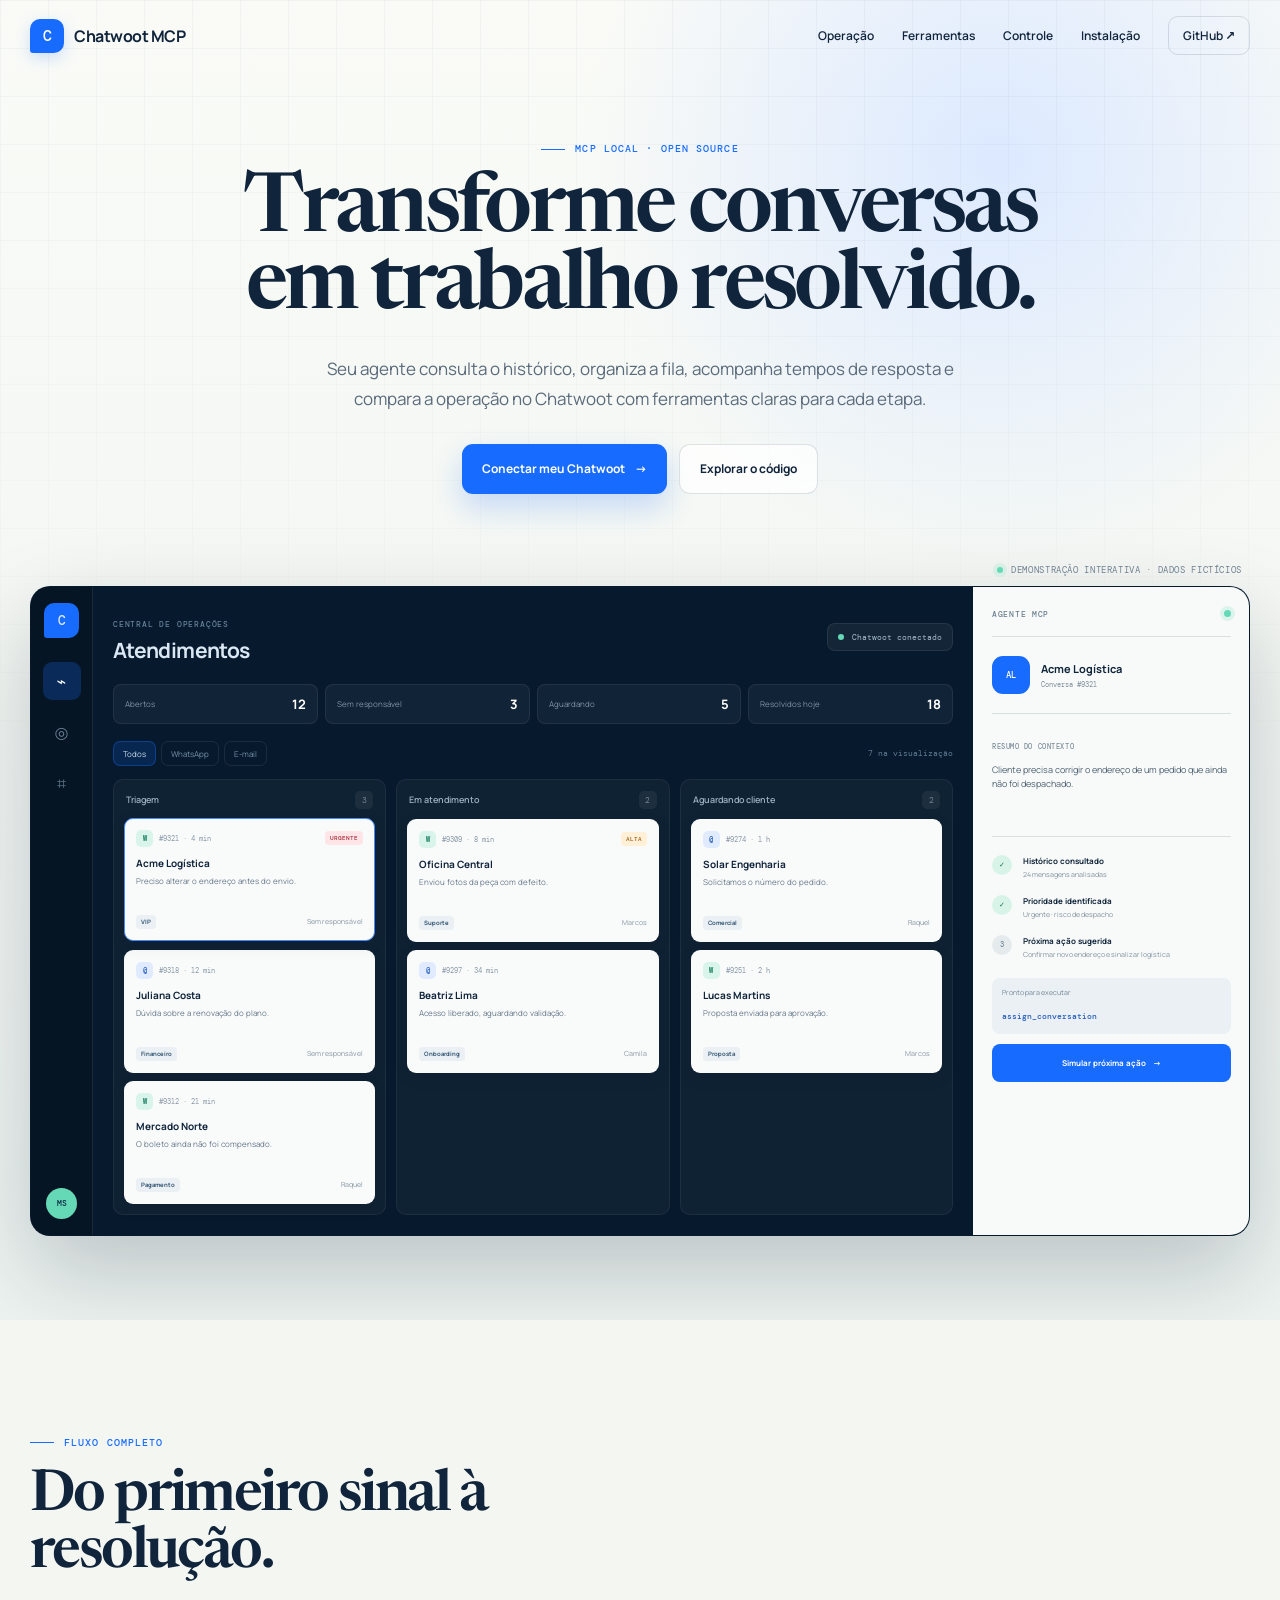
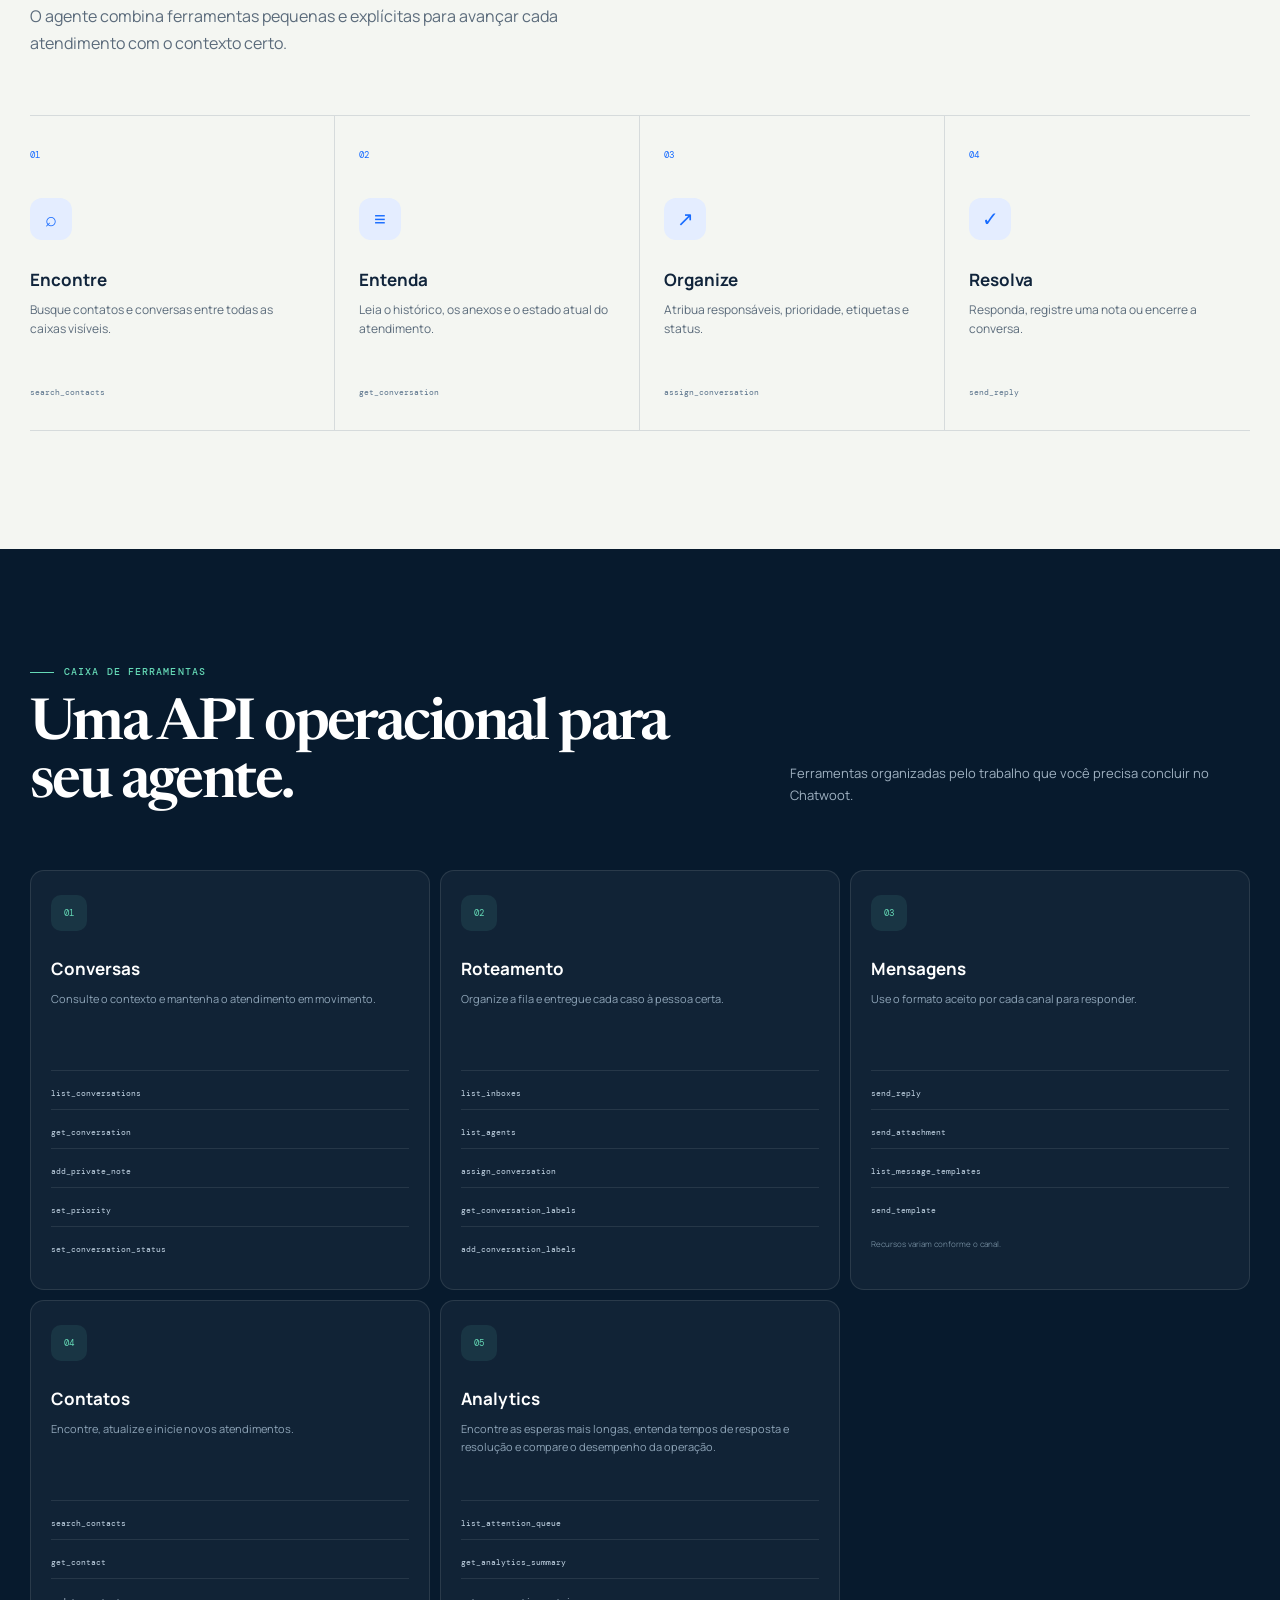
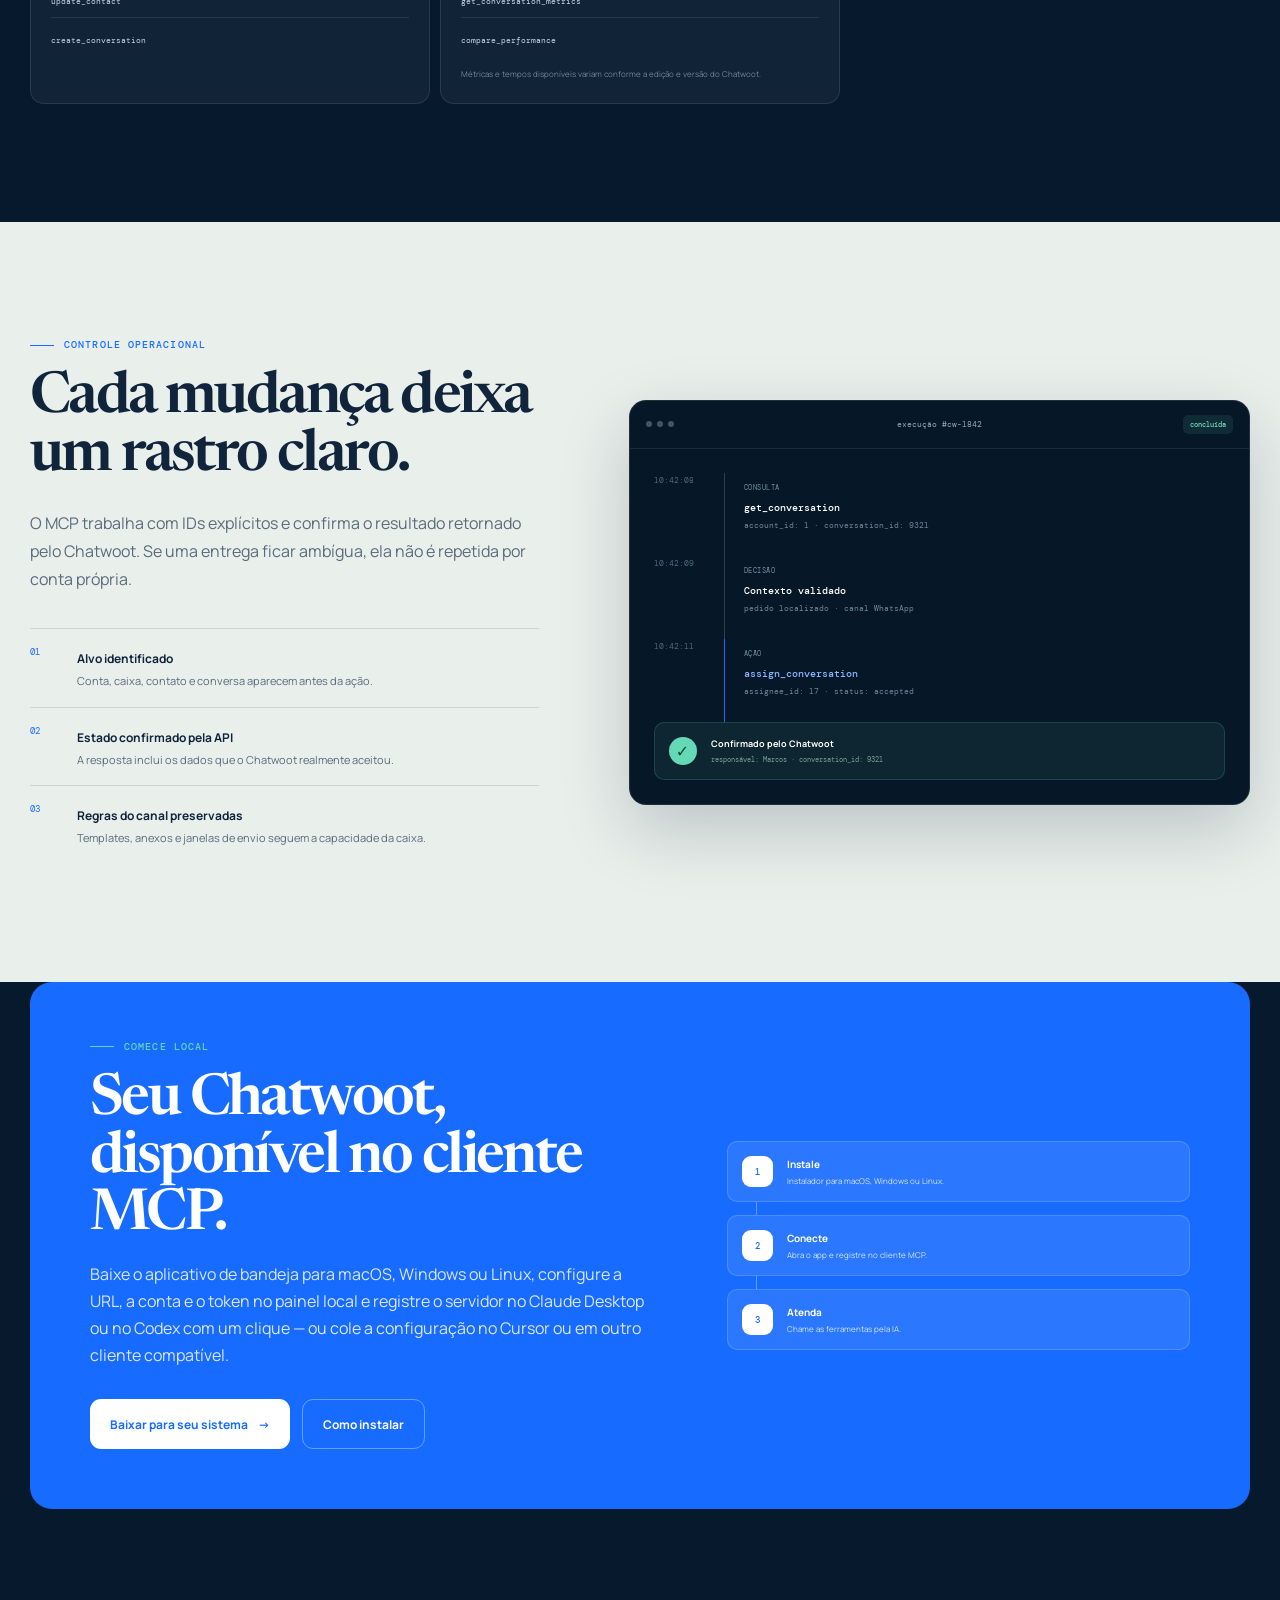
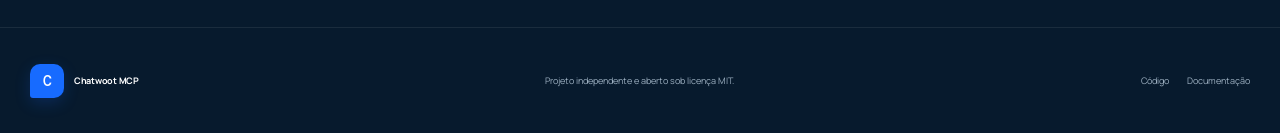
<file: site/index.html>
<!doctype html>
<html lang="pt-BR">
  <head>
    <meta charset="utf-8" />
    <meta name="viewport" content="width=device-width, initial-scale=1" />
    <meta name="description" content="Conecte seu agente de IA ao Chatwoot para organizar atendimentos e consultar fila de espera, tempos de resposta e métricas." />
    <meta name="theme-color" content="#081d32" />
    <link rel="canonical" href="https://chatwoot-mcp.kairootech.com.br/" />

    <meta property="og:type" content="website" />
    <meta property="og:locale" content="pt_BR" />
    <meta property="og:site_name" content="Chatwoot MCP" />
    <meta property="og:title" content="Chatwoot MCP — transforme conversas em trabalho resolvido" />
    <meta property="og:description" content="Organize atendimentos e consulte fila de espera, tempos de resposta e métricas do Chatwoot com seu agente de IA." />
    <meta property="og:url" content="https://chatwoot-mcp.kairootech.com.br/" />
    <meta property="og:image" content="https://chatwoot-mcp.kairootech.com.br/assets/social-card.png?v=3" />
    <meta property="og:image:secure_url" content="https://chatwoot-mcp.kairootech.com.br/assets/social-card.png?v=3" />
    <meta property="og:image:type" content="image/png" />
    <meta property="og:image:width" content="1200" />
    <meta property="og:image:height" content="630" />
    <meta property="og:image:alt" content="Chatwoot MCP mostrando um quadro de operações de atendimento" />

    <meta name="twitter:card" content="summary_large_image" />
    <meta name="twitter:title" content="Chatwoot MCP — transforme conversas em trabalho resolvido" />
    <meta name="twitter:description" content="Organize atendimentos e consulte fila de espera, tempos de resposta e métricas do Chatwoot com seu agente de IA." />
    <meta name="twitter:image" content="https://chatwoot-mcp.kairootech.com.br/assets/social-card.png?v=3" />
    <meta name="twitter:image:alt" content="Chatwoot MCP mostrando um quadro de operações de atendimento" />

    <title>Chatwoot MCP — operações de atendimento para agentes de IA</title>
    <link rel="icon" href="./assets/mark.svg" type="image/svg+xml" />
    <link rel="stylesheet" href="./style.css" />
    <script src="./script.js" defer></script>
  </head>
  <body>
    <a class="skip-link" href="#conteudo">Pular para o conteúdo</a>

    <header class="site-header" data-header>
      <div class="shell header-inner">
        <a class="brand" href="#topo" aria-label="Chatwoot MCP, início">
          <span class="brand-mark" aria-hidden="true">C</span>
          <span>Chatwoot MCP</span>
        </a>
        <button class="menu-button" type="button" aria-expanded="false" aria-controls="main-nav" data-menu-button>
          <span class="sr-only">Abrir menu</span><span></span><span></span>
        </button>
        <nav class="main-nav" id="main-nav" aria-label="Navegação principal" data-menu>
          <a href="#operacao">Operação</a>
          <a href="#ferramentas">Ferramentas</a>
          <a href="#controle">Controle</a>
          <a href="#instalacao">Instalação</a>
          <a class="nav-github" href="https://github.com/mhdsilva/chatwoot-mcp">GitHub <span aria-hidden="true">↗</span></a>
        </nav>
      </div>
    </header>

    <main id="conteudo">
      <section class="hero" id="topo">
        <div class="shell hero-copy reveal">
          <div class="eyebrow"><span></span> MCP local · open source</div>
          <h1>Transforme conversas em trabalho resolvido.</h1>
          <p>Seu agente consulta o histórico, organiza a fila, acompanha tempos de resposta e compara a operação no Chatwoot com ferramentas claras para cada etapa.</p>
          <div class="hero-actions">
            <a class="button button-primary" href="#instalacao">Conectar meu Chatwoot <span aria-hidden="true">→</span></a>
            <a class="button button-secondary" href="https://github.com/mhdsilva/chatwoot-mcp">Explorar o código</a>
          </div>
        </div>

        <div class="workspace-wrap shell reveal" data-delay="1" id="operacao">
          <div class="workspace-note"><span></span> Demonstração interativa · dados fictícios</div>
          <div class="workspace">
            <aside class="workspace-rail" aria-label="Navegação ilustrativa">
              <span class="rail-logo">C</span>
              <button class="rail-item active" aria-label="Conversas">⌁</button>
              <button class="rail-item" aria-label="Contatos">◎</button>
              <button class="rail-item" aria-label="Relatórios">⌗</button>
              <span class="rail-spacer"></span>
              <span class="rail-avatar">MS</span>
            </aside>

            <div class="workspace-main">
              <div class="workspace-topbar">
                <div><span class="workspace-kicker">CENTRAL DE OPERAÇÕES</span><h2>Atendimentos</h2></div>
                <div class="connection"><i></i> Chatwoot conectado</div>
              </div>

              <div class="metrics" aria-label="Resumo ilustrativo">
                <div><span>Abertos</span><strong>12</strong></div>
                <div><span>Sem responsável</span><strong>3</strong></div>
                <div><span>Aguardando</span><strong>5</strong></div>
                <div><span>Resolvidos hoje</span><strong>18</strong></div>
              </div>

              <div class="board-toolbar">
                <div class="filter-group" aria-label="Filtrar canal">
                  <button class="filter active" data-filter="all">Todos</button>
                  <button class="filter" data-filter="whatsapp">WhatsApp</button>
                  <button class="filter" data-filter="email">E-mail</button>
                </div>
                <span>7 na visualização</span>
              </div>

              <div class="kanban" data-board>
                <section class="kanban-column">
                  <header><span>Triagem</span><b>3</b></header>
                  <div class="ticket-list">
                    <button class="ticket selected" data-ticket="acme" data-channel="whatsapp">
                      <span class="ticket-top"><i class="channel whatsapp">W</i><small>#9321 · 4 min</small><em class="priority urgent">Urgente</em></span>
                      <strong>Acme Logística</strong><p>Preciso alterar o endereço antes do envio.</p>
                      <span class="ticket-meta"><b>VIP</b><i>Sem responsável</i></span>
                    </button>
                    <button class="ticket" data-ticket="juliana" data-channel="email">
                      <span class="ticket-top"><i class="channel email">@</i><small>#9318 · 12 min</small></span>
                      <strong>Juliana Costa</strong><p>Dúvida sobre a renovação do plano.</p>
                      <span class="ticket-meta"><b>Financeiro</b><i>Sem responsável</i></span>
                    </button>
                    <button class="ticket" data-ticket="norte" data-channel="whatsapp">
                      <span class="ticket-top"><i class="channel whatsapp">W</i><small>#9312 · 21 min</small></span>
                      <strong>Mercado Norte</strong><p>O boleto ainda não foi compensado.</p>
                      <span class="ticket-meta"><b>Pagamento</b><i>Raquel</i></span>
                    </button>
                  </div>
                </section>

                <section class="kanban-column">
                  <header><span>Em atendimento</span><b>2</b></header>
                  <div class="ticket-list">
                    <button class="ticket" data-ticket="oficina" data-channel="whatsapp">
                      <span class="ticket-top"><i class="channel whatsapp">W</i><small>#9309 · 8 min</small><em class="priority high">Alta</em></span>
                      <strong>Oficina Central</strong><p>Enviou fotos da peça com defeito.</p>
                      <span class="ticket-meta"><b>Suporte</b><i>Marcos</i></span>
                    </button>
                    <button class="ticket" data-ticket="beatriz" data-channel="email">
                      <span class="ticket-top"><i class="channel email">@</i><small>#9297 · 34 min</small></span>
                      <strong>Beatriz Lima</strong><p>Acesso liberado, aguardando validação.</p>
                      <span class="ticket-meta"><b>Onboarding</b><i>Camila</i></span>
                    </button>
                  </div>
                </section>

                <section class="kanban-column">
                  <header><span>Aguardando cliente</span><b>2</b></header>
                  <div class="ticket-list">
                    <button class="ticket" data-ticket="solar" data-channel="email">
                      <span class="ticket-top"><i class="channel email">@</i><small>#9274 · 1 h</small></span>
                      <strong>Solar Engenharia</strong><p>Solicitamos o número do pedido.</p>
                      <span class="ticket-meta"><b>Comercial</b><i>Raquel</i></span>
                    </button>
                    <button class="ticket" data-ticket="lucas" data-channel="whatsapp">
                      <span class="ticket-top"><i class="channel whatsapp">W</i><small>#9251 · 2 h</small></span>
                      <strong>Lucas Martins</strong><p>Proposta enviada para aprovação.</p>
                      <span class="ticket-meta"><b>Proposta</b><i>Marcos</i></span>
                    </button>
                  </div>
                </section>
              </div>
            </div>

            <aside class="ticket-inspector" aria-live="polite">
              <div class="inspector-head"><span>AGENTE MCP</span><i></i></div>
              <div class="inspector-contact"><span class="contact-avatar" data-inspector-avatar>AL</span><div><strong data-inspector-name>Acme Logística</strong><small data-inspector-id>Conversa #9321</small></div></div>
              <div class="inspector-summary">
                <span>RESUMO DO CONTEXTO</span>
                <p data-inspector-summary>Cliente precisa corrigir o endereço de um pedido que ainda não foi despachado.</p>
              </div>
              <div class="action-trace">
                <div class="trace done"><i>✓</i><span><strong>Histórico consultado</strong><small data-inspector-history>24 mensagens analisadas</small></span></div>
                <div class="trace done"><i>✓</i><span><strong>Prioridade identificada</strong><small data-inspector-priority>Urgente · risco de despacho</small></span></div>
                <div class="trace"><i>3</i><span><strong>Próxima ação sugerida</strong><small data-inspector-action>Confirmar novo endereço e sinalizar logística</small></span></div>
              </div>
              <div class="inspector-command"><span>Pronto para executar</span><code data-inspector-tool>assign_conversation</code></div>
              <button class="simulate-button" type="button" data-simulate>Simular próxima ação <span>→</span></button>
            </aside>
          </div>
        </div>
      </section>

      <section class="workflow section">
        <div class="shell">
          <div class="section-heading reveal"><div class="eyebrow"><span></span> Fluxo completo</div><h2>Do primeiro sinal à resolução.</h2><p>O agente combina ferramentas pequenas e explícitas para avançar cada atendimento com o contexto certo.</p></div>
          <ol class="workflow-grid">
            <li class="reveal"><span>01</span><i>⌕</i><h3>Encontre</h3><p>Busque contatos e conversas entre todas as caixas visíveis.</p><code>search_contacts</code></li>
            <li class="reveal" data-delay="1"><span>02</span><i>≡</i><h3>Entenda</h3><p>Leia o histórico, os anexos e o estado atual do atendimento.</p><code>get_conversation</code></li>
            <li class="reveal" data-delay="2"><span>03</span><i>↗</i><h3>Organize</h3><p>Atribua responsáveis, prioridade, etiquetas e status.</p><code>assign_conversation</code></li>
            <li class="reveal" data-delay="3"><span>04</span><i>✓</i><h3>Resolva</h3><p>Responda, registre uma nota ou encerre a conversa.</p><code>send_reply</code></li>
          </ol>
        </div>
      </section>

      <section class="tools-section section" id="ferramentas">
        <div class="shell">
          <div class="tools-heading reveal"><div><div class="eyebrow eyebrow-light"><span></span> Caixa de ferramentas</div><h2>Uma API operacional para seu agente.</h2></div><p>Ferramentas organizadas pelo trabalho que você precisa concluir no Chatwoot.</p></div>
          <div class="capability-grid">
            <article class="capability reveal"><div class="capability-icon">01</div><h3>Conversas</h3><p>Consulte o contexto e mantenha o atendimento em movimento.</p><ul><li><code>list_conversations</code></li><li><code>get_conversation</code></li><li><code>add_private_note</code></li><li><code>set_priority</code></li><li><code>set_conversation_status</code></li></ul></article>
            <article class="capability reveal" data-delay="1"><div class="capability-icon">02</div><h3>Roteamento</h3><p>Organize a fila e entregue cada caso à pessoa certa.</p><ul><li><code>list_inboxes</code></li><li><code>list_agents</code></li><li><code>assign_conversation</code></li><li><code>get_conversation_labels</code></li><li><code>add_conversation_labels</code></li></ul></article>
            <article class="capability reveal" data-delay="2"><div class="capability-icon">03</div><h3>Mensagens</h3><p>Use o formato aceito por cada canal para responder.</p><ul><li><code>send_reply</code></li><li><code>send_attachment</code></li><li><code>list_message_templates</code></li><li><code>send_template</code></li></ul><small>Recursos variam conforme o canal.</small></article>
            <article class="capability reveal" data-delay="3"><div class="capability-icon">04</div><h3>Contatos</h3><p>Encontre, atualize e inicie novos atendimentos.</p><ul><li><code>search_contacts</code></li><li><code>get_contact</code></li><li><code>update_contact</code></li><li><code>create_conversation</code></li></ul></article>
            <article class="capability reveal"><div class="capability-icon">05</div><h3>Analytics</h3><p>Encontre as esperas mais longas, entenda tempos de resposta e resolução e compare o desempenho da operação.</p><ul><li><code>list_attention_queue</code></li><li><code>get_analytics_summary</code></li><li><code>get_conversation_metrics</code></li><li><code>compare_performance</code></li></ul><small>Métricas e tempos disponíveis variam conforme a edição e versão do Chatwoot.</small></article>
          </div>
        </div>
      </section>

      <section class="control-section section" id="controle">
        <div class="shell control-grid">
          <div class="control-copy reveal">
            <div class="eyebrow"><span></span> Controle operacional</div>
            <h2>Cada mudança deixa um rastro claro.</h2>
            <p>O MCP trabalha com IDs explícitos e confirma o resultado retornado pelo Chatwoot. Se uma entrega ficar ambígua, ela não é repetida por conta própria.</p>
            <ul class="control-list"><li><span>01</span><div><strong>Alvo identificado</strong><p>Conta, caixa, contato e conversa aparecem antes da ação.</p></div></li><li><span>02</span><div><strong>Estado confirmado pela API</strong><p>A resposta inclui os dados que o Chatwoot realmente aceitou.</p></div></li><li><span>03</span><div><strong>Regras do canal preservadas</strong><p>Templates, anexos e janelas de envio seguem a capacidade da caixa.</p></div></li></ul>
          </div>
          <div class="audit-console reveal" data-delay="1" aria-label="Exemplo ilustrativo de trilha de execução">
            <div class="console-bar"><span><i></i><i></i><i></i></span><b>execução #cw-1842</b><em>concluída</em></div>
            <div class="console-body">
              <div class="console-time">10:42:08</div><div class="console-event"><span>CONSULTA</span><strong>get_conversation</strong><p>account_id: 1 · conversation_id: 9321</p></div>
              <div class="console-time">10:42:09</div><div class="console-event"><span>DECISÃO</span><strong>Contexto validado</strong><p>pedido localizado · canal WhatsApp</p></div>
              <div class="console-time">10:42:11</div><div class="console-event accent"><span>AÇÃO</span><strong>assign_conversation</strong><p>assignee_id: 17 · status: accepted</p></div>
              <div class="console-result"><i>✓</i><span><strong>Confirmado pelo Chatwoot</strong><small>responsável: Marcos · conversation_id: 9321</small></span></div>
            </div>
          </div>
        </div>
      </section>

      <section class="install-section section" id="instalacao">
        <div class="shell install-card reveal">
          <div><div class="eyebrow eyebrow-light"><span></span> Comece local</div><h2>Seu Chatwoot, disponível no cliente MCP.</h2><p>Baixe o aplicativo de bandeja para macOS, Windows ou Linux, configure a URL, a conta e o token no painel local e registre o servidor no Claude Desktop ou no Codex com um clique — ou cole a configuração no Cursor ou em outro cliente compatível.</p><div class="hero-actions"><a class="button button-white" href="https://github.com/mhdsilva/chatwoot-mcp/releases/latest">Baixar para seu sistema <span>→</span></a><a class="button button-ghost" href="https://github.com/mhdsilva/chatwoot-mcp/blob/main/docs/installation.md">Como instalar</a></div></div>
          <div class="install-steps"><div><span>1</span><p><strong>Instale</strong><small>Instalador para macOS, Windows ou Linux.</small></p></div><i></i><div><span>2</span><p><strong>Conecte</strong><small>Abra o app e registre no cliente MCP.</small></p></div><i></i><div><span>3</span><p><strong>Atenda</strong><small>Chame as ferramentas pela IA.</small></p></div></div>
        </div>
      </section>
    </main>

    <footer class="site-footer"><div class="shell footer-inner"><a class="brand" href="#topo"><span class="brand-mark">C</span><span>Chatwoot MCP</span></a><p>Projeto independente e aberto sob licença MIT.</p><div><a href="https://github.com/mhdsilva/chatwoot-mcp">Código</a><a href="https://github.com/mhdsilva/chatwoot-mcp/blob/main/README.md">Documentação</a></div></div></footer>
  </body>
</html>
</file>
<file: site/style.css>
@import url('https://fonts.googleapis.com/css2?family=DM+Mono:wght@400;500&family=Manrope:wght@400;500;600;700&family=Newsreader:opsz,wght@6..72,500;6..72,600&display=swap');

:root {
  --ink: #10243b;
  --ink-soft: #5b6b7b;
  --navy: #0b2744;
  --navy-deep: #071a2d;
  --blue: #176bff;
  --mint: #65d9b6;
  --paper: #f4f6f2;
  --white: #fff;
  --line: rgba(10, 39, 68, .13);
  --serif: 'Newsreader', Georgia, serif;
  --sans: 'Manrope', system-ui, sans-serif;
  --mono: 'DM Mono', ui-monospace, monospace;
}

* { box-sizing: border-box; }
html { scroll-behavior: smooth; }
body { margin: 0; color: var(--ink); background: var(--paper); font-family: var(--sans); -webkit-font-smoothing: antialiased; }
a { color: inherit; }
button { font: inherit; }
.shell { width: min(1220px, calc(100% - 40px)); margin-inline: auto; }
.sr-only { position: absolute; width: 1px; height: 1px; padding: 0; margin: -1px; overflow: hidden; clip: rect(0,0,0,0); white-space: nowrap; border: 0; }
.skip-link { position: fixed; z-index: 100; top: 12px; left: 12px; padding: 10px 14px; background: white; transform: translateY(-150%); }
.skip-link:focus { transform: none; }

.site-header { position: fixed; z-index: 30; inset: 0 0 auto; height: 72px; border-bottom: 1px solid transparent; transition: .25s ease; }
.site-header.scrolled { background: rgba(244,246,242,.9); border-color: var(--line); backdrop-filter: blur(18px); }
.header-inner { height: 100%; display: flex; align-items: center; justify-content: space-between; }
.brand { display: inline-flex; align-items: center; gap: 10px; font-weight: 700; text-decoration: none; letter-spacing: -.03em; }
.brand-mark { display: grid; place-items: center; width: 34px; height: 34px; color: white; background: var(--blue); border-radius: 10px 10px 10px 3px; font: 500 15px var(--mono); box-shadow: 0 5px 16px rgba(23,107,255,.2); }
.main-nav { display: flex; align-items: center; gap: 28px; font-size: 12px; font-weight: 600; }
.main-nav a { text-decoration: none; }
.main-nav a:hover { color: var(--blue); }
.nav-github { padding: 10px 14px; border: 1px solid var(--line); border-radius: 10px; }
.menu-button { display: none; background: none; border: 0; padding: 10px; }
.menu-button > span:not(.sr-only) { display: block; width: 22px; height: 2px; margin: 5px; background: var(--ink); }

.hero { position: relative; padding: 144px 0 84px; overflow: hidden; background: radial-gradient(circle at 78% 12%, #dce9ff 0, transparent 27%), linear-gradient(180deg, #fafbf7, #edf3f0); }
.hero::before { content: ''; position: absolute; inset: 0; opacity: .28; background-image: linear-gradient(var(--line) 1px, transparent 1px), linear-gradient(90deg, var(--line) 1px, transparent 1px); background-size: 48px 48px; mask-image: linear-gradient(to bottom, black, transparent 75%); pointer-events: none; }
.hero-copy { position: relative; z-index: 1; max-width: 850px; text-align: center; }
.eyebrow { display: flex; align-items: center; gap: 10px; margin-bottom: 20px; color: var(--blue); font: 500 10px/1 var(--mono); letter-spacing: .11em; text-transform: uppercase; }
.eyebrow > span { width: 24px; height: 1px; background: currentColor; }
.hero-copy .eyebrow { justify-content: center; }
.hero h1, .section h2 { margin: 0; font-family: var(--serif); font-weight: 600; letter-spacing: -.045em; }
.hero h1 { font-size: clamp(57px, 6.4vw, 88px); line-height: .94; }
.hero-copy > p { max-width: 690px; margin: 26px auto 0; color: var(--ink-soft); font-size: 17px; line-height: 1.75; }
.hero-actions { display: flex; flex-wrap: wrap; justify-content: center; gap: 12px; margin-top: 30px; }
.button { display: inline-flex; align-items: center; justify-content: center; gap: 10px; min-height: 50px; padding: 0 20px; border-radius: 11px; text-decoration: none; font-size: 12px; font-weight: 700; transition: .2s ease; }
.button:hover { transform: translateY(-2px); }
.button-primary { color: white; background: var(--blue); box-shadow: 0 13px 30px rgba(23,107,255,.22); }
.button-secondary { background: rgba(255,255,255,.72); border: 1px solid var(--line); }

.workspace-wrap { position: relative; z-index: 2; margin-top: 70px; }
.workspace-note { display: flex; justify-content: flex-end; align-items: center; gap: 8px; margin: 0 8px 10px; color: #718191; font: 9px var(--mono); text-transform: uppercase; letter-spacing: .07em; }
.workspace-note span { width: 6px; height: 6px; background: var(--mint); border-radius: 50%; box-shadow: 0 0 0 4px rgba(101,217,182,.16); }
.workspace { min-height: 630px; display: grid; grid-template-columns: 62px minmax(0,1fr) 276px; color: #dbe8f4; background: var(--navy-deep); border: 1px solid rgba(7,26,45,.3); border-radius: 20px; overflow: hidden; box-shadow: 0 36px 90px rgba(7,26,45,.22); }
.workspace-rail { display: flex; flex-direction: column; align-items: center; gap: 13px; padding: 16px 9px; border-right: 1px solid rgba(255,255,255,.09); background: #061523; }
.rail-logo { display: grid; place-items: center; width: 35px; height: 35px; margin-bottom: 11px; background: var(--blue); border-radius: 10px 10px 10px 3px; font: 500 13px var(--mono); }
.rail-item { width: 38px; height: 38px; color: #698097; background: transparent; border: 0; border-radius: 9px; cursor: default; }
.rail-item.active { color: white; background: rgba(23,107,255,.25); }
.rail-spacer { flex: 1; }
.rail-avatar { display: grid; place-items: center; width: 31px; height: 31px; color: var(--navy); background: var(--mint); border-radius: 50%; font: 500 8px var(--mono); }
.workspace-main { min-width: 0; padding: 23px 20px 20px; }
.workspace-topbar { display: flex; align-items: center; justify-content: space-between; }
.workspace-kicker { color: #668097; font: 500 8px var(--mono); letter-spacing: .1em; }
.workspace-topbar h2 { margin: 4px 0 0; font-size: 21px; letter-spacing: -.03em; }
.connection { display: flex; align-items: center; gap: 8px; padding: 8px 10px; color: #a9bdcf; background: rgba(255,255,255,.05); border: 1px solid rgba(255,255,255,.08); border-radius: 8px; font: 8px var(--mono); }
.connection i { width: 6px; height: 6px; background: var(--mint); border-radius: 50%; }
.metrics { display: grid; grid-template-columns: repeat(4,1fr); gap: 7px; margin: 20px 0 17px; }
.metrics div { display: flex; align-items: center; justify-content: space-between; gap: 8px; min-width: 0; padding: 10px 11px; background: rgba(255,255,255,.045); border: 1px solid rgba(255,255,255,.07); border-radius: 8px; }
.metrics span { overflow: hidden; color: #7f95a9; font-size: 8px; white-space: nowrap; text-overflow: ellipsis; }
.metrics strong { color: white; font-size: 13px; }
.board-toolbar { display: flex; align-items: center; justify-content: space-between; margin-bottom: 13px; }
.board-toolbar > span { color: #607a91; font: 8px var(--mono); }
.filter-group { display: flex; gap: 5px; }
.filter { padding: 6px 9px; color: #7890a5; background: transparent; border: 1px solid rgba(255,255,255,.08); border-radius: 7px; font-size: 8px; cursor: pointer; }
.filter.active { color: #cfe0ef; background: rgba(23,107,255,.17); border-color: rgba(23,107,255,.36); }
.kanban { display: grid; grid-template-columns: repeat(3, minmax(160px,1fr)); gap: 10px; }
.kanban-column { min-width: 0; padding: 10px; background: rgba(255,255,255,.035); border: 1px solid rgba(255,255,255,.055); border-radius: 10px; }
.kanban-column > header { display: flex; align-items: center; justify-content: space-between; margin: 1px 2px 10px; color: #9db0c1; font-size: 9px; font-weight: 600; }
.kanban-column > header b { display: grid; place-items: center; width: 18px; height: 18px; color: #6f8599; background: rgba(255,255,255,.06); border-radius: 5px; font: 8px var(--mono); }
.ticket-list { display: grid; gap: 8px; }
.ticket { width: 100%; padding: 11px; color: var(--ink); text-align: left; background: #f9fbfb; border: 1px solid transparent; border-radius: 9px; box-shadow: 0 5px 16px rgba(0,0,0,.09); cursor: pointer; transition: .18s ease; }
.ticket:hover, .ticket.selected { border-color: #438aff; transform: translateY(-1px); }
.ticket[hidden] { display: none; }
.ticket-top { display: flex; align-items: center; gap: 6px; }
.channel { display: grid; place-items: center; width: 17px; height: 17px; border-radius: 5px; font: 500 7px var(--mono); font-style: normal; }
.channel.whatsapp { color: #087354; background: #d9f5eb; }
.channel.email { color: #245bc0; background: #e1ebff; }
.ticket-top small { flex: 1; color: #8a98a6; font: 7px var(--mono); }
.priority { padding: 3px 5px; border-radius: 4px; font: 500 6px var(--mono); font-style: normal; text-transform: uppercase; }
.priority.urgent { color: #a42b38; background: #ffe5e8; }.priority.high { color: #9b5b13; background: #fff0d7; }
.ticket > strong { display: block; margin-top: 9px; font-size: 10px; }
.ticket > p { min-height: 30px; margin: 5px 0 10px; color: #667789; font-size: 8px; line-height: 1.5; }
.ticket-meta { display: flex; align-items: center; justify-content: space-between; gap: 5px; }
.ticket-meta b { padding: 3px 5px; color: #355675; background: #eaf0f3; border-radius: 4px; font-size: 6px; }.ticket-meta i { overflow: hidden; color: #8795a2; font-size: 7px; font-style: normal; white-space: nowrap; text-overflow: ellipsis; }
.ticket-inspector { min-width: 0; padding: 22px 18px; color: var(--ink); background: #f7faf8; border-left: 1px solid rgba(255,255,255,.1); }
.inspector-head { display: flex; align-items: center; justify-content: space-between; padding-bottom: 17px; border-bottom: 1px solid var(--line); color: #6b7e90; font: 500 8px var(--mono); letter-spacing: .09em; }
.inspector-head i { width: 7px; height: 7px; background: var(--mint); border-radius: 50%; box-shadow: 0 0 0 4px rgba(101,217,182,.18); }
.inspector-contact { display: flex; align-items: center; gap: 11px; padding: 19px 0; border-bottom: 1px solid var(--line); }
.contact-avatar { display: grid; place-items: center; width: 38px; height: 38px; color: white; background: var(--blue); border-radius: 11px; font: 500 9px var(--mono); }
.inspector-contact strong, .inspector-contact small { display: block; }.inspector-contact strong { font-size: 11px; }.inspector-contact small { margin-top: 4px; color: #7f8e9c; font: 7px var(--mono); }
.inspector-summary { padding: 18px 0; border-bottom: 1px solid var(--line); }.inspector-summary > span { color: #7c8c9b; font: 500 7px var(--mono); letter-spacing: .08em; }.inspector-summary p { min-height: 55px; margin: 9px 0 0; color: #4f6172; font-size: 9px; line-height: 1.65; }
.action-trace { display: grid; gap: 15px; padding: 18px 0; }
.trace { display: grid; grid-template-columns: 22px 1fr; gap: 9px; align-items: start; }
.trace > i { display: grid; place-items: center; width: 20px; height: 20px; color: #678096; background: #e5ebed; border-radius: 50%; font: 500 7px var(--mono); font-style: normal; }.trace.done > i { color: #087354; background: #d8f4e9; }
.trace strong, .trace small { display: block; }.trace strong { font-size: 8px; }.trace small { margin-top: 4px; color: #82909e; font-size: 7px; line-height: 1.45; }
.inspector-command { padding: 10px; background: #eaf0f3; border-radius: 8px; }.inspector-command span { display: block; margin-bottom: 5px; color: #748798; font-size: 7px; }.inspector-command code { color: #245bc0; font: 500 8px var(--mono); }
.simulate-button { width: 100%; min-height: 38px; margin-top: 10px; color: white; background: var(--blue); border: 0; border-radius: 8px; font-size: 8px; font-weight: 700; cursor: pointer; }.simulate-button span { margin-left: 5px; }.simulate-button.success { color: #075f48; background: #c7f2e4; }

.section { padding: 118px 0; }
.section h2 { font-size: clamp(43px,4.5vw,64px); line-height: 1; }
.section-heading { max-width: 660px; }.section-heading > p { max-width: 560px; margin: 20px 0 0; color: var(--ink-soft); line-height: 1.7; }
.workflow-grid { display: grid; grid-template-columns: repeat(4,1fr); padding: 0; margin: 58px 0 0; list-style: none; border-top: 1px solid var(--line); border-bottom: 1px solid var(--line); }
.workflow-grid li { min-width: 0; padding: 25px 24px 30px; border-right: 1px solid var(--line); }.workflow-grid li:first-child { padding-left: 0; }.workflow-grid li:last-child { padding-right: 0; border-right: 0; }
.workflow-grid li > span { color: var(--blue); font: 9px var(--mono); }.workflow-grid li > i { display: grid; place-items: center; width: 42px; height: 42px; margin: 35px 0 28px; color: var(--blue); background: #e4edff; border-radius: 12px; font: 20px var(--mono); font-style: normal; }
.workflow-grid h3 { margin: 0 0 9px; font-size: 17px; }.workflow-grid p { min-height: 58px; margin: 0 0 20px; color: var(--ink-soft); font-size: 12px; line-height: 1.6; }.workflow-grid code { color: #58718a; font: 8px var(--mono); }

.tools-section { color: white; background: var(--navy-deep); }
.tools-heading { display: grid; grid-template-columns: 1.2fr .8fr; gap: 70px; align-items: end; }.tools-heading > p { margin: 0 0 6px; color: #9fb1c1; font-size: 13px; line-height: 1.7; }.eyebrow-light { color: var(--mint); }
.capability-grid { display: grid; grid-template-columns: repeat(3,1fr); gap: 10px; margin-top: 58px; }
.capability { min-width: 0; min-height: 375px; padding: 24px 20px; background: rgba(255,255,255,.045); border: 1px solid rgba(255,255,255,.1); border-radius: 14px; }
.capability-icon { display: grid; place-items: center; width: 36px; height: 36px; color: var(--mint); background: rgba(101,217,182,.1); border-radius: 10px; font: 9px var(--mono); }.capability h3 { margin: 26px 0 10px; font-size: 17px; }.capability > p { min-height: 58px; margin: 0; color: #8fa5b8; font-size: 11px; line-height: 1.65; }.capability ul { padding: 0; margin: 22px 0 0; list-style: none; }.capability li { padding: 8px 0; border-top: 1px solid rgba(255,255,255,.09); }.capability code { color: #c5d7e7; font: 8px var(--mono); }.capability small { display: block; margin-top: 12px; color: #6f879a; font-size: 8px; }

.control-section { background: #e9efeb; }.control-grid { display: grid; grid-template-columns: .9fr 1.1fr; align-items: center; gap: 90px; }.control-copy > p { margin: 24px 0 0; color: var(--ink-soft); line-height: 1.75; }.control-list { padding: 0; margin: 35px 0 0; list-style: none; }.control-list li { display: grid; grid-template-columns: 34px 1fr; gap: 13px; padding: 17px 0; border-top: 1px solid var(--line); }.control-list li > span { color: var(--blue); font: 9px var(--mono); }.control-list strong { font-size: 12px; }.control-list p { margin: 5px 0 0; color: var(--ink-soft); font-size: 11px; line-height: 1.5; }
.audit-console { color: white; background: #061727; border: 1px solid rgba(255,255,255,.1); border-radius: 17px; box-shadow: 0 25px 70px rgba(7,26,45,.2); overflow: hidden; }.console-bar { min-height: 48px; display: grid; grid-template-columns: 1fr auto 1fr; align-items: center; padding: 0 16px; border-bottom: 1px solid rgba(255,255,255,.09); }.console-bar > span { display: flex; gap: 5px; }.console-bar > span i { width: 6px; height: 6px; background: #425568; border-radius: 50%; }.console-bar b { color: #96abc0; font: 8px var(--mono); }.console-bar em { justify-self: end; padding: 5px 7px; color: #77dec0; background: rgba(101,217,182,.1); border-radius: 5px; font: 500 7px var(--mono); font-style: normal; }.console-body { display: grid; grid-template-columns: 70px 1fr; padding: 24px; }.console-time { padding-top: 2px; color: #4e687f; font: 8px var(--mono); }.console-event { padding: 0 0 25px 19px; border-left: 1px solid #2a4055; }.console-event > span { color: #748da2; font: 7px var(--mono); letter-spacing: .08em; }.console-event strong { display: block; margin-top: 6px; font: 500 10px var(--mono); }.console-event p { margin: 5px 0 0; color: #71889d; font: 8px/1.5 var(--mono); }.console-event.accent { border-left-color: var(--blue); }.console-event.accent strong { color: #8eb5ff; }.console-result { grid-column: 1 / -1; display: grid; grid-template-columns: 31px 1fr; gap: 11px; align-items: center; padding: 14px; background: rgba(101,217,182,.08); border: 1px solid rgba(101,217,182,.18); border-radius: 10px; }.console-result > i { display: grid; place-items: center; width: 28px; height: 28px; color: #074b39; background: var(--mint); border-radius: 50%; font-style: normal; }.console-result strong, .console-result small { display: block; }.console-result strong { font-size: 9px; }.console-result small { margin-top: 5px; color: #78a394; font: 7px var(--mono); }

.install-section { background: var(--navy-deep); padding-top: 0; }.install-card { display: grid; grid-template-columns: 1.1fr .9fr; gap: 70px; align-items: center; padding: 60px; color: white; background: var(--blue); border-radius: 22px; }.install-card > div > p { max-width: 600px; color: #dbe8ff; line-height: 1.7; }.install-card .hero-actions { justify-content: flex-start; }.button-white { color: var(--blue); background: white; }.button-ghost { color: white; border: 1px solid rgba(255,255,255,.35); }.install-steps { display: grid; }.install-steps > div { display: flex; align-items: center; gap: 14px; padding: 14px; background: rgba(255,255,255,.09); border: 1px solid rgba(255,255,255,.16); border-radius: 10px; }.install-steps > div > span { display: grid; place-items: center; width: 31px; height: 31px; color: var(--blue); background: white; border-radius: 9px; font: 500 9px var(--mono); }.install-steps p { margin: 0; }.install-steps strong, .install-steps small { display: block; }.install-steps strong { font-size: 10px; }.install-steps small { margin-top: 4px; color: #d5e3ff; font-size: 8px; }.install-steps > i { width: 1px; height: 13px; margin-left: 29px; background: rgba(255,255,255,.35); }
.site-footer { color: #9db0c1; background: var(--navy-deep); border-top: 1px solid rgba(255,255,255,.08); }.footer-inner { min-height: 105px; display: grid; grid-template-columns: 1fr 1fr 1fr; align-items: center; gap: 20px; font-size: 9px; }.footer-inner .brand { color: white; }.footer-inner p { text-align: center; }.footer-inner > div { display: flex; justify-content: flex-end; gap: 18px; }.footer-inner a { text-decoration: none; }

.reveal { opacity: 0; transform: translateY(22px); transition: opacity .7s ease, transform .7s ease; }.reveal[data-delay="1"] { transition-delay: .08s; }.reveal[data-delay="2"] { transition-delay: .16s; }.reveal[data-delay="3"] { transition-delay: .24s; }.reveal.visible { opacity: 1; transform: none; }

@media (max-width: 1050px) {
  .workspace { grid-template-columns: 55px minmax(0,1fr); }.ticket-inspector { display: none; }
  .capability-grid { grid-template-columns: repeat(2,1fr); }.capability { min-height: 340px; }
  .control-grid { gap: 50px; }
}

@media (max-width: 760px) {
  .menu-button { display: block; }.main-nav { position: fixed; inset: 72px 20px auto; display: none; flex-direction: column; align-items: stretch; gap: 0; padding: 12px; background: white; border: 1px solid var(--line); border-radius: 14px; box-shadow: 0 18px 40px rgba(13,42,74,.15); }.main-nav.open { display: flex; }.main-nav a { padding: 13px; }.nav-github { border: 0; }
  .hero { padding-top: 120px; }.hero h1 { font-size: 58px; }.workspace-wrap { width: calc(100% - 20px); margin-top: 50px; }.workspace { grid-template-columns: 1fr; min-height: 0; }.workspace-rail { display: none; }.workspace-main { padding: 18px 12px; }.metrics { grid-template-columns: repeat(2,1fr); }.kanban { grid-template-columns: 1fr; }.kanban-column:nth-child(n+2) { display: none; }
  .section { padding: 85px 0; }.workflow-grid { grid-template-columns: repeat(2,1fr); }.workflow-grid li:nth-child(2) { border-right: 0; }.workflow-grid li:nth-child(n+3) { border-top: 1px solid var(--line); }.workflow-grid li:nth-child(3) { padding-left: 0; }.workflow-grid li:nth-child(4) { padding-right: 0; }
  .tools-heading, .control-grid, .install-card { grid-template-columns: 1fr; }.tools-heading, .control-grid, .install-card { gap: 45px; }.install-card { padding: 38px; }
}

@media (max-width: 480px) {
  .shell { width: min(100% - 28px,1220px); }.hero { padding: 108px 0 60px; }.hero h1 { font-size: 47px; }.hero-copy > p { font-size: 14px; }.hero-actions, .hero-actions .button { width: 100%; }
  .workspace-topbar { align-items: flex-start; }.connection { padding: 7px; font-size: 7px; }.board-toolbar { align-items: flex-end; }.filter-group { flex-wrap: wrap; }.metrics div { padding: 9px; }.metrics span { font-size: 7px; }
  .section h2 { font-size: 40px; }.workflow-grid, .capability-grid { grid-template-columns: 1fr; }.workflow-grid li, .workflow-grid li:first-child, .workflow-grid li:nth-child(3) { padding: 25px 0; border-right: 0; border-top: 1px solid var(--line); }.workflow-grid li:first-child { border-top: 0; }.workflow-grid p { min-height: 0; }.capability { min-height: 0; }.tools-heading { gap: 25px; }
  .console-body { grid-template-columns: 53px 1fr; padding: 17px 13px; }.console-event { padding-left: 12px; }.install-card { width: calc(100% - 20px); padding: 28px 20px; }.footer-inner { grid-template-columns: 1fr; padding: 30px 0; text-align: center; }.footer-inner p { margin: 0; }.footer-inner > div { justify-content: center; }
}

@media (prefers-reduced-motion: reduce) {
  html { scroll-behavior: auto; } *,*::before,*::after { animation-duration: .01ms !important; transition-duration: .01ms !important; }.reveal { opacity: 1; transform: none; }
}
</file>
